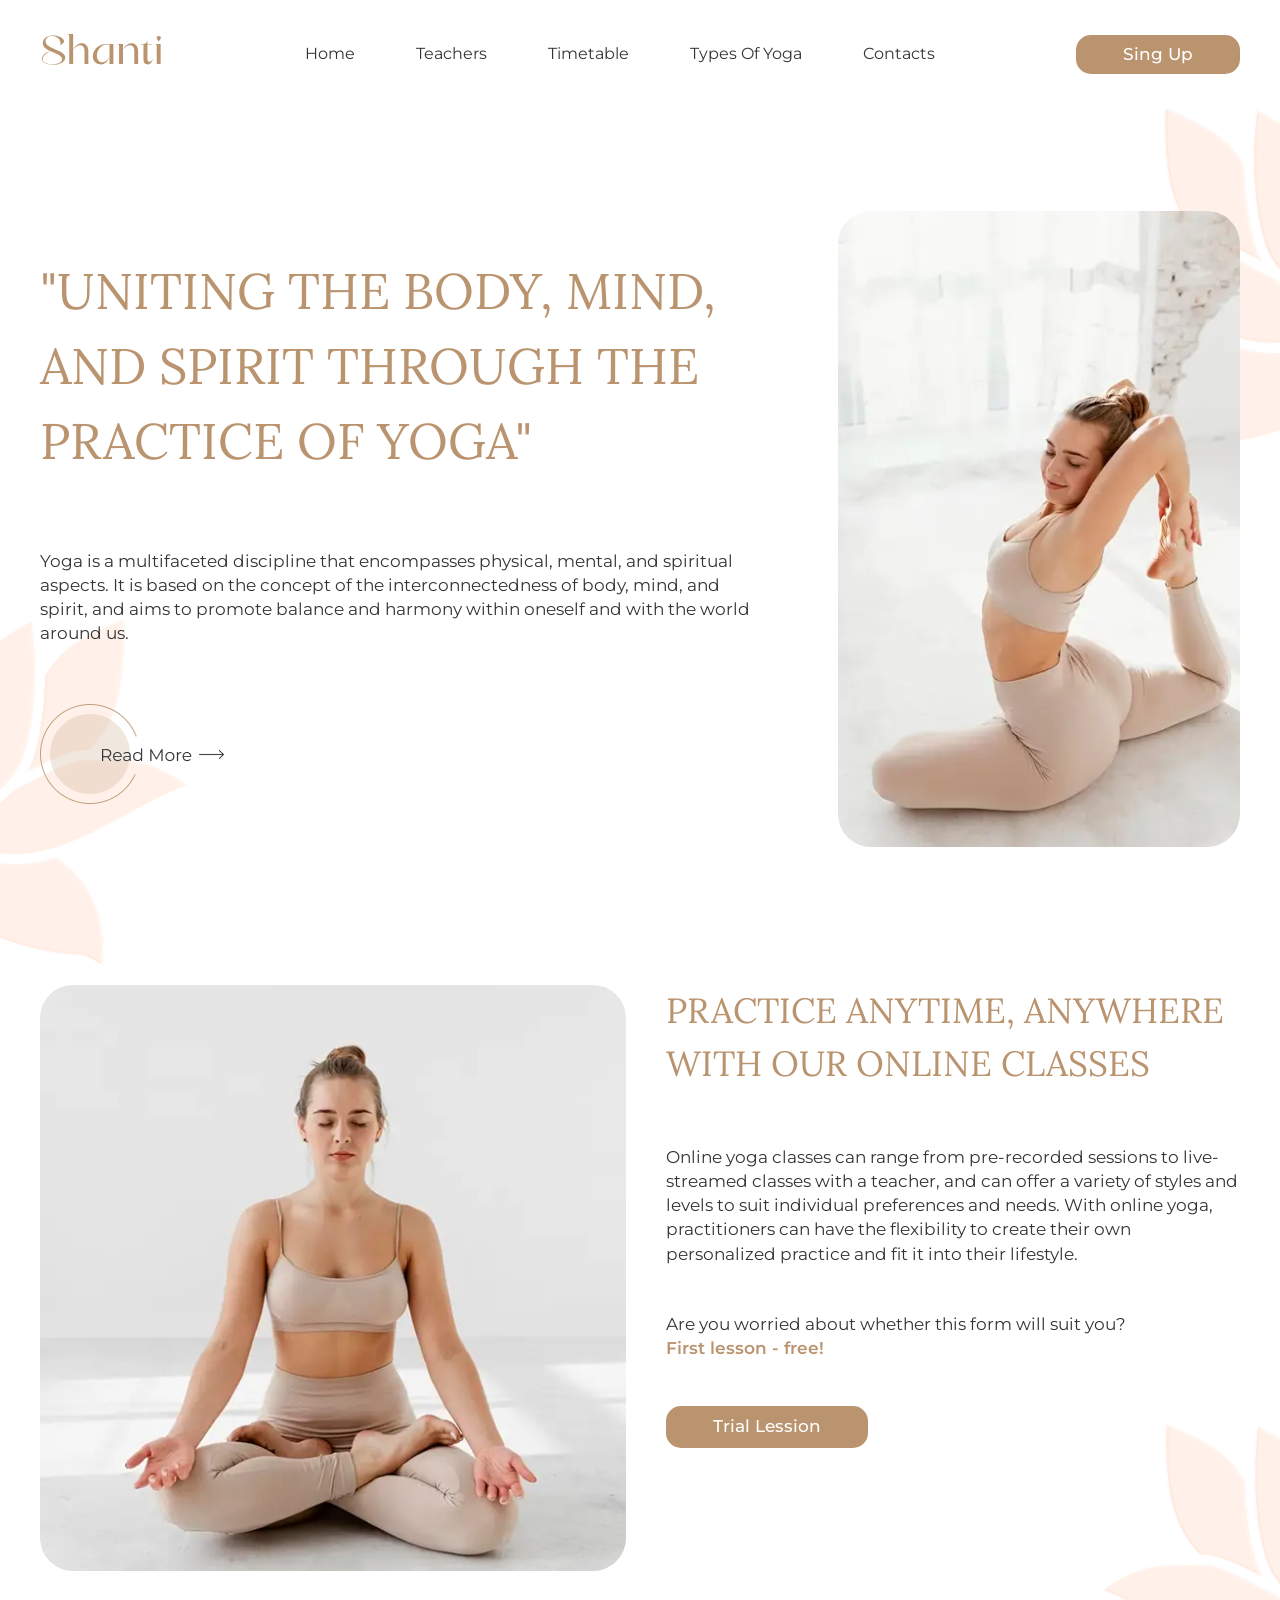
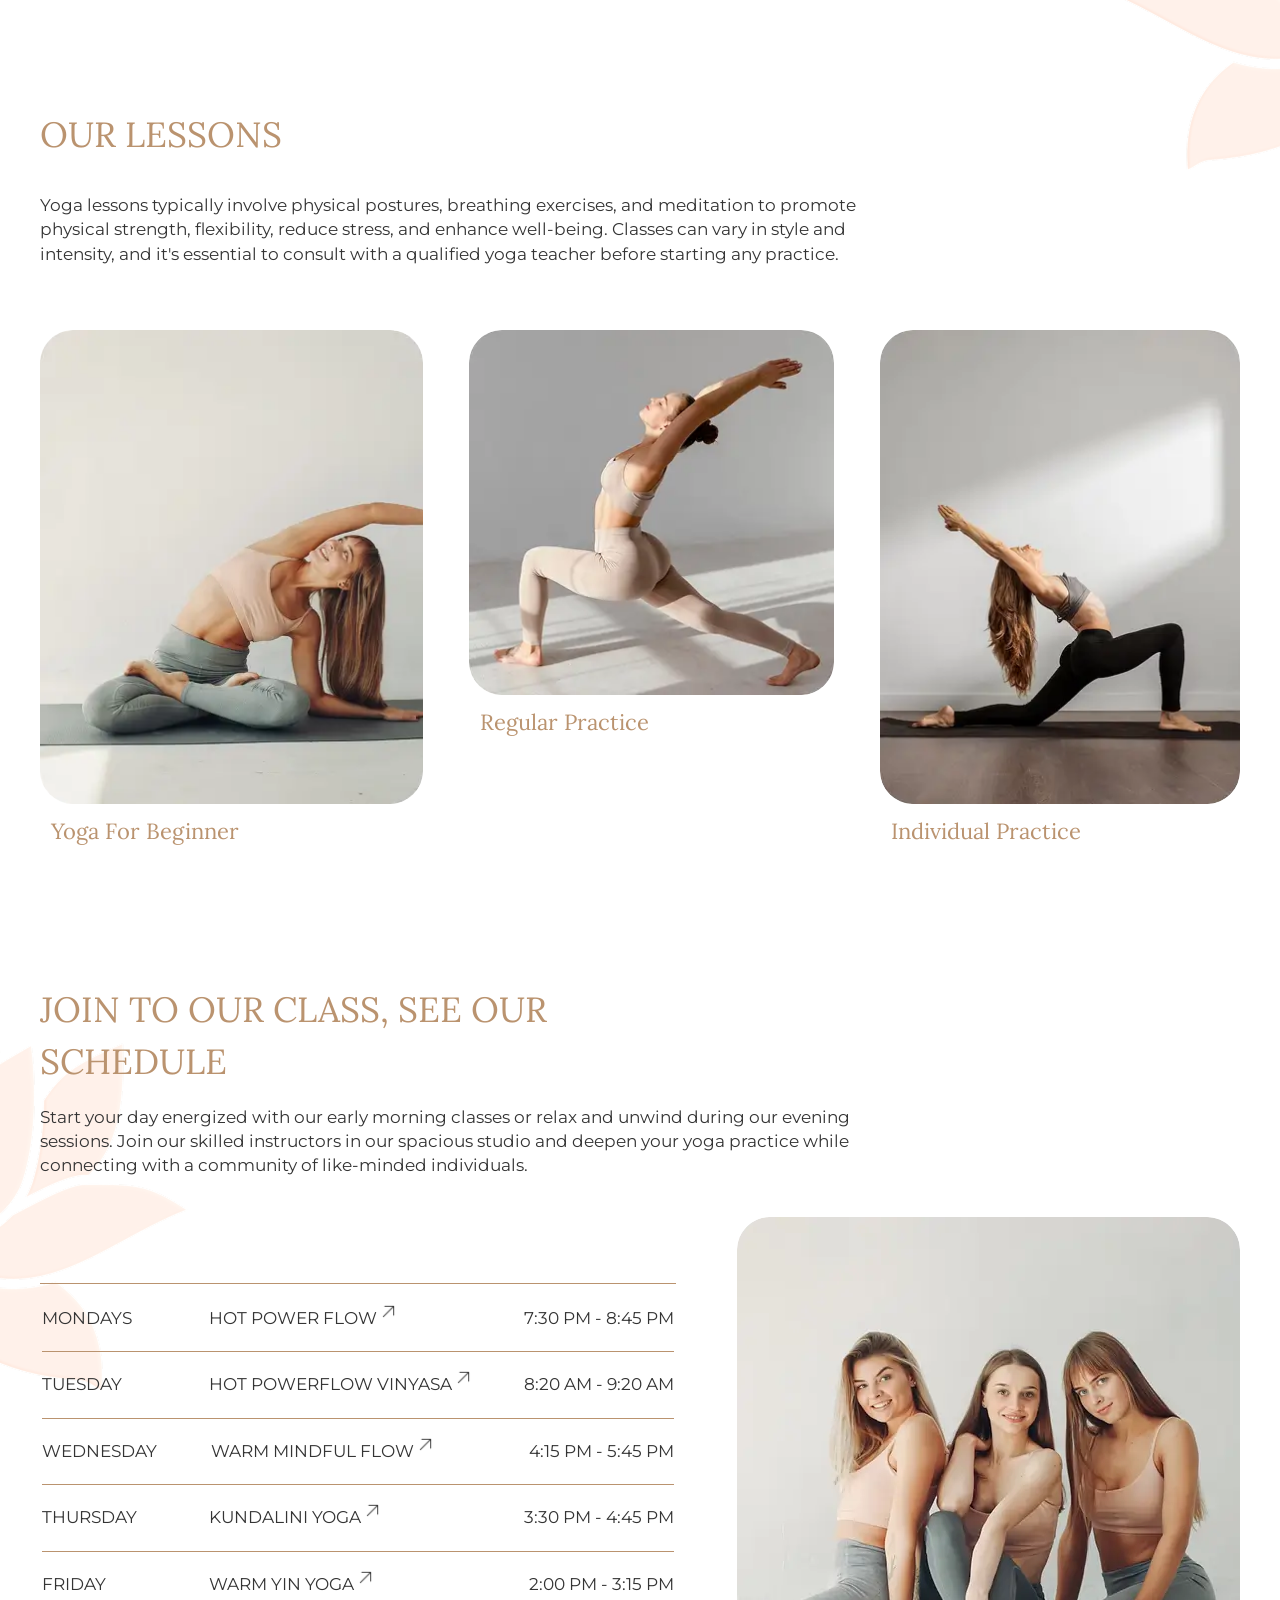
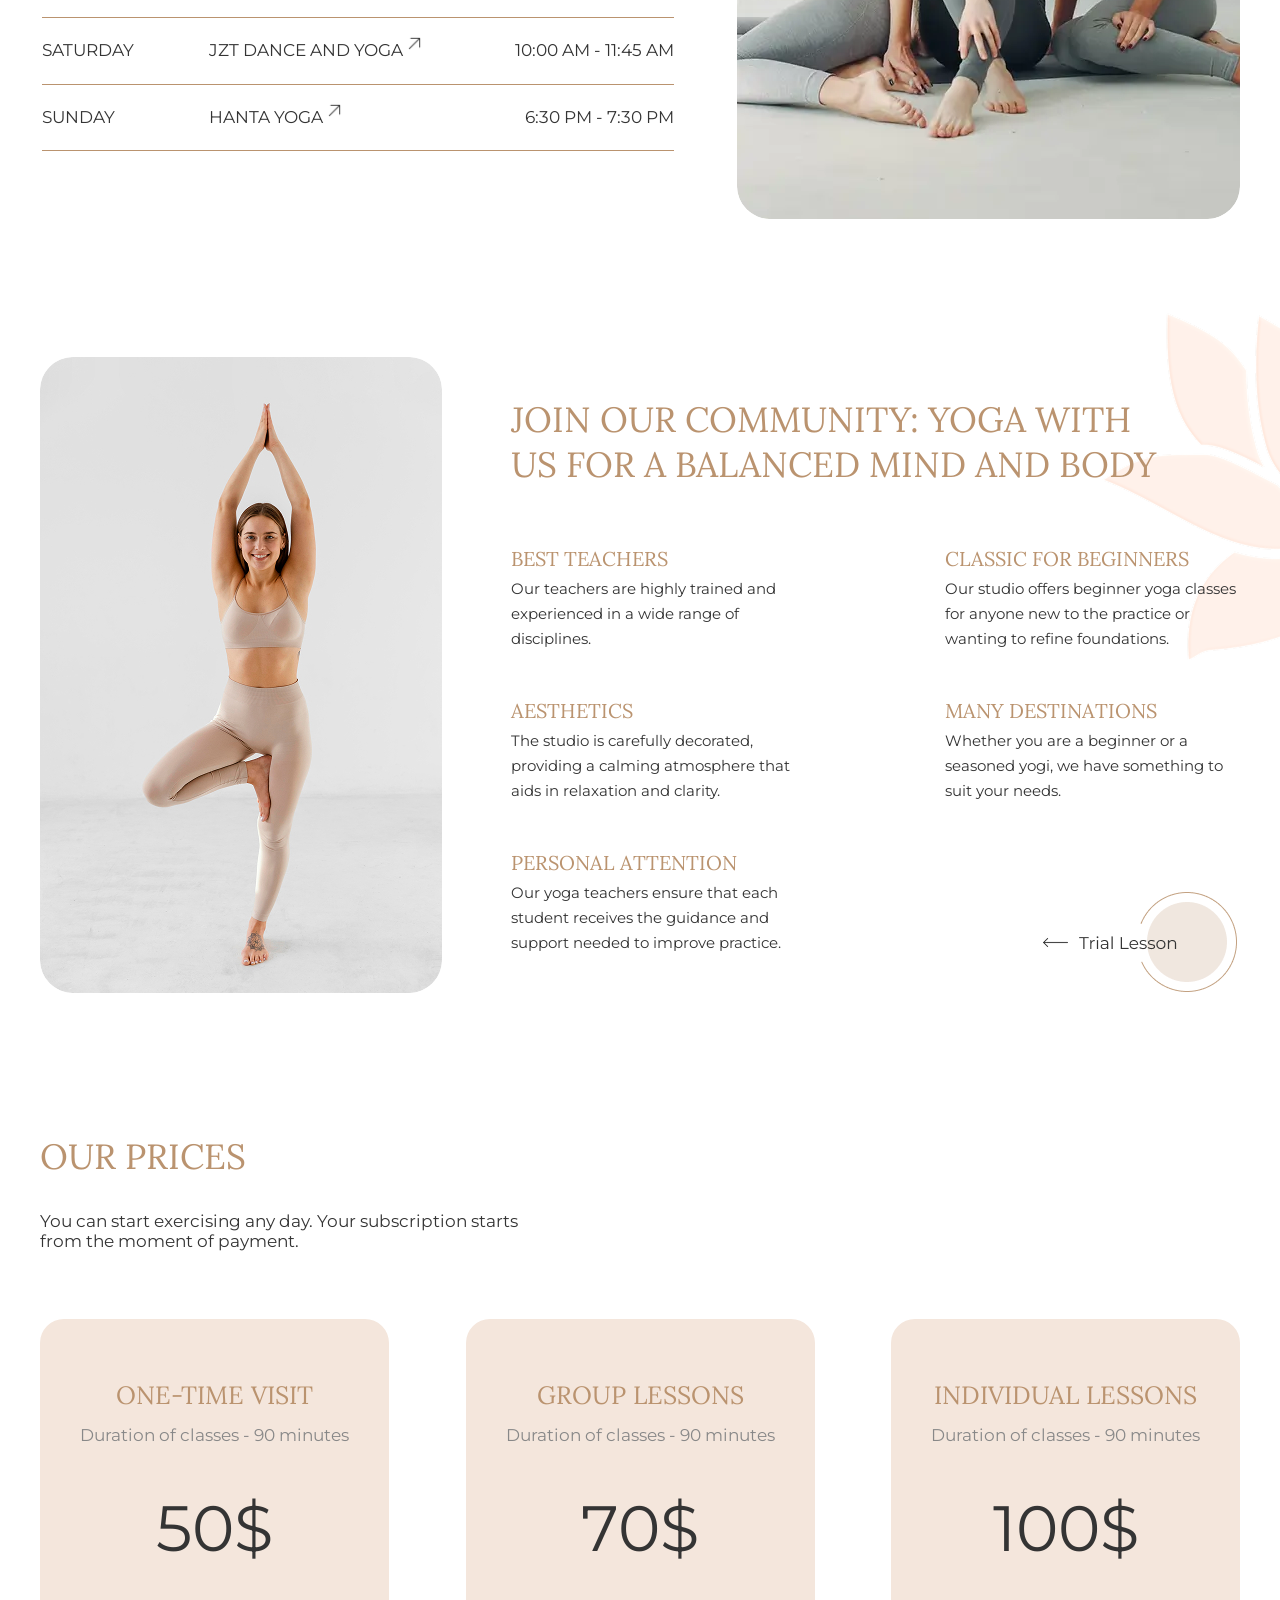
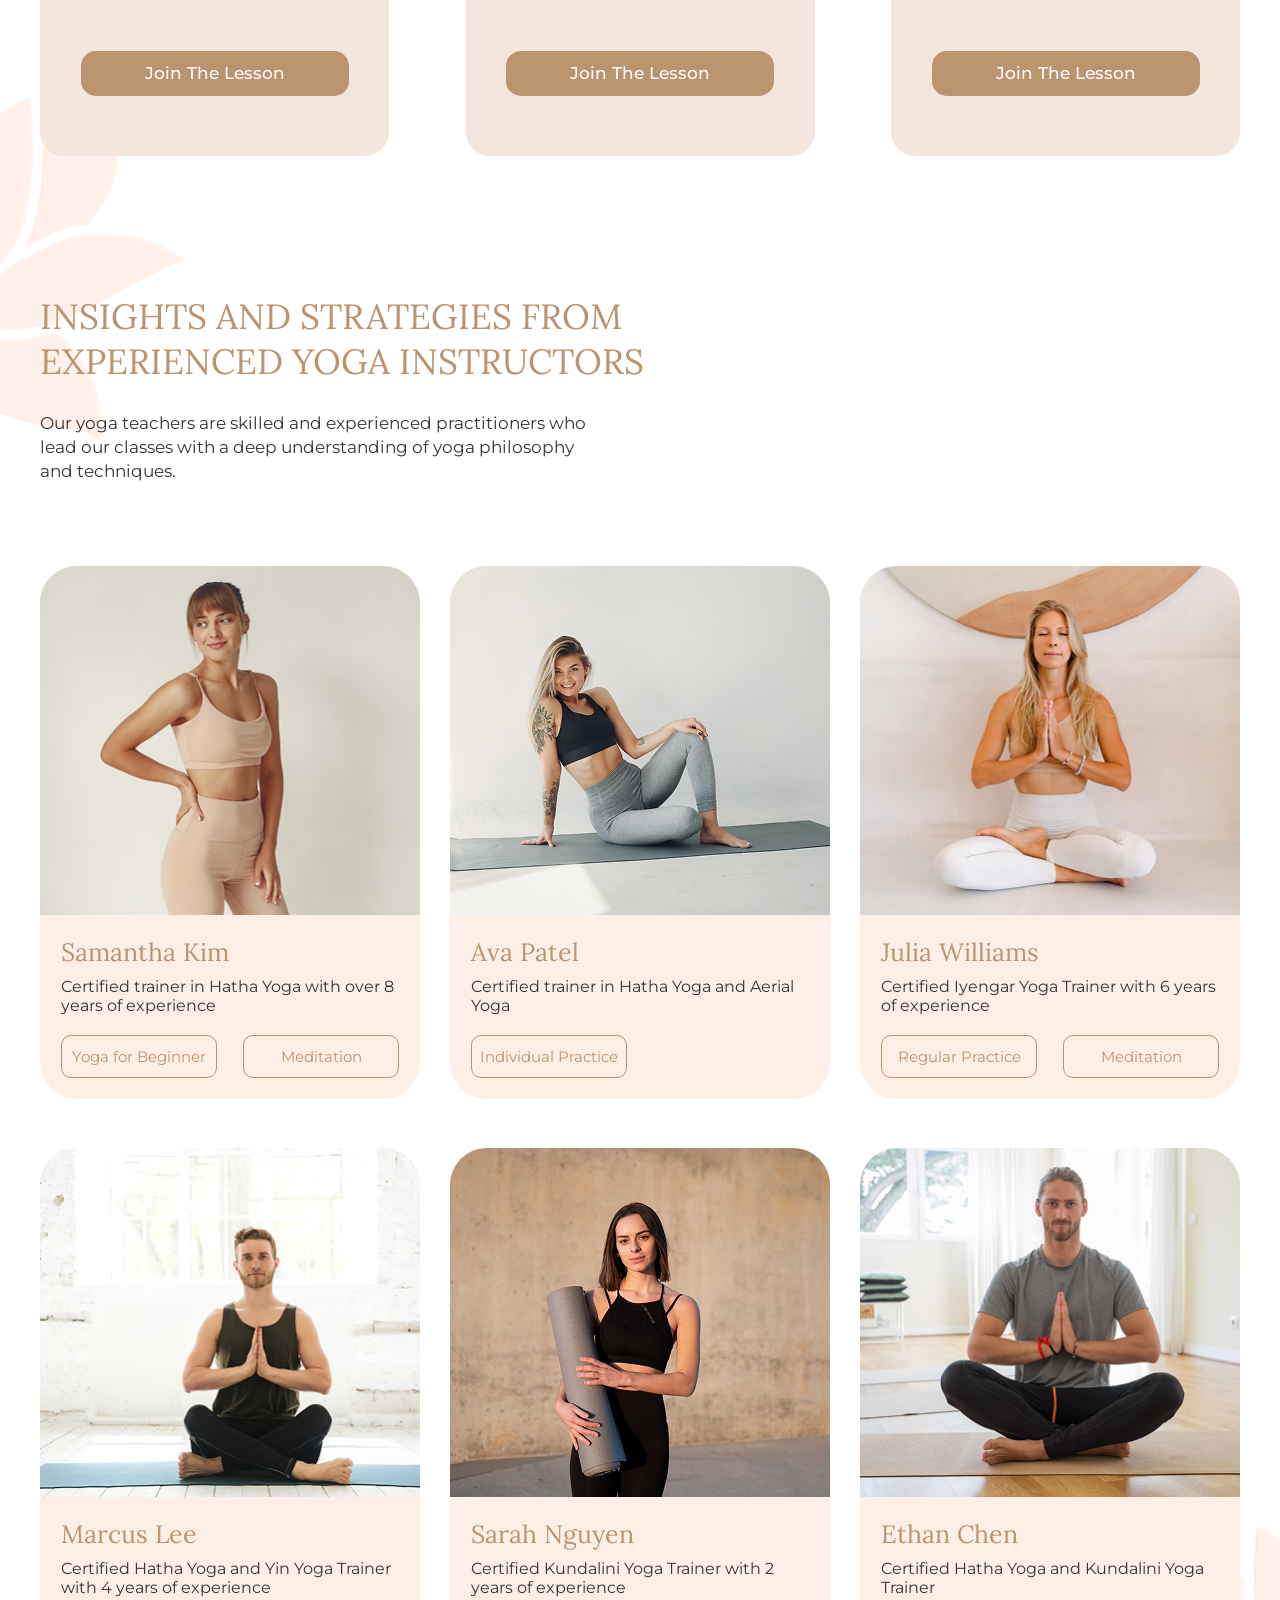
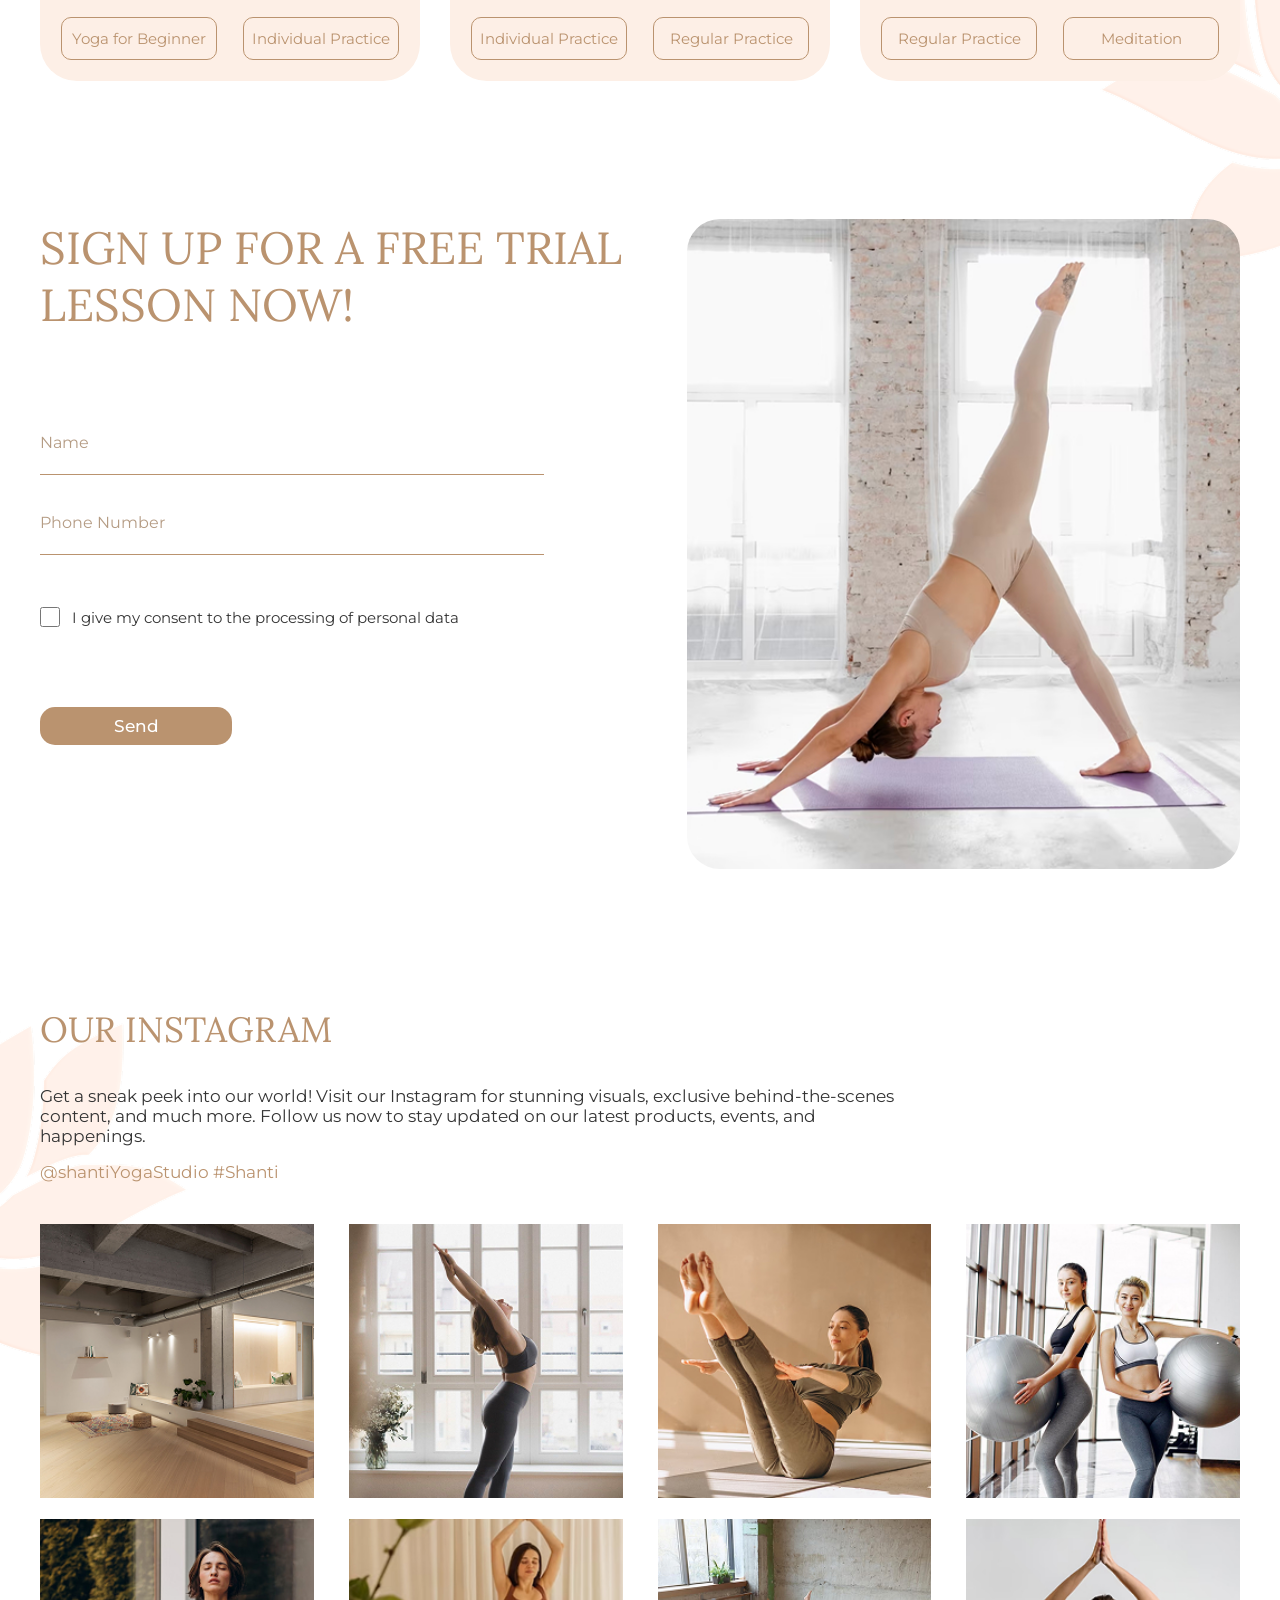
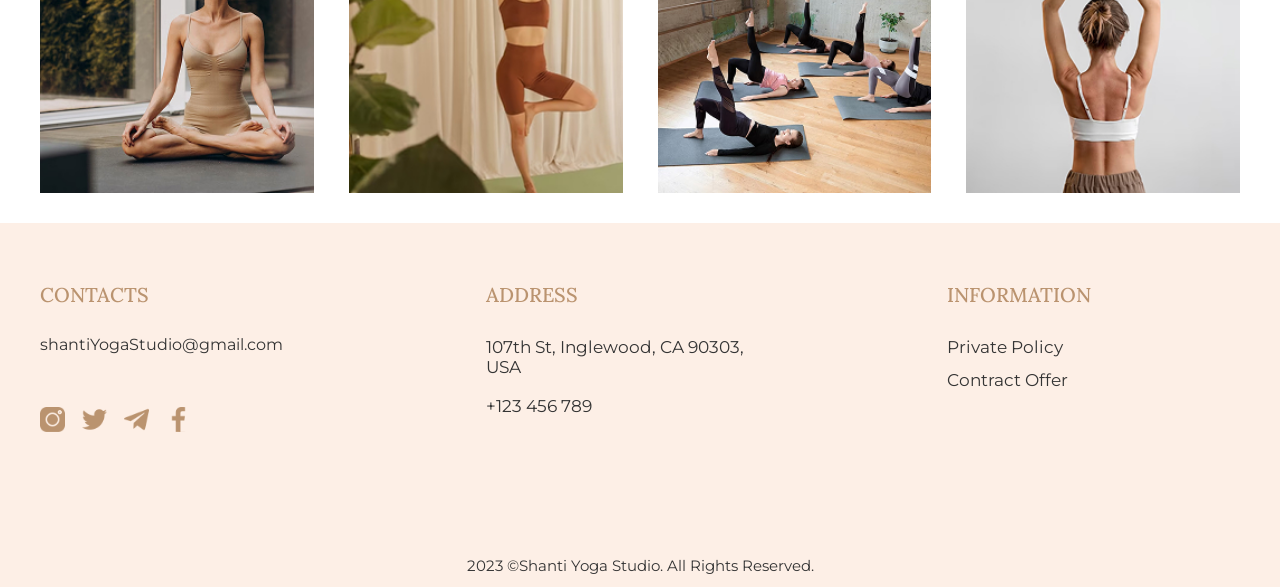
<file: index.html>
<!doctype html>
<!-- Ukraine - uk -->
<!-- Мова не визначена - zxx -->
<!-- Коди мов https://html-css.co.ua/html/lang-kodu-mov/ -->
<html lang="en">
  <head>
    <!-- Кодування тексту -->
    <meta charset="UTF-8">
    <!-- Налаштування в'юпорту (адаптиву, масштабу тощо) -->
    <meta name="viewport" content="width=device-width, initial-scale=1.0">
    <!-- Підключення шрифтів -->
    <link rel="preconnect" href="https://fonts.googleapis.com">
    <link rel="preconnect" href="https://fonts.gstatic.com" crossorigin>
    <link href="https://fonts.googleapis.com/css2?family=Montserrat:ital@0;1&display=swap" rel="stylesheet">

    <link rel="preconnect" href="https://fonts.googleapis.com">
    <link rel="preconnect" href="https://fonts.gstatic.com" crossorigin>
    <link href="https://fonts.googleapis.com/css2?family=Montserrat:ital,wght@0,500;1,500&display=swap" rel="stylesheet">

    <link rel="preconnect" href="https://fonts.googleapis.com">
    <link rel="preconnect" href="https://fonts.gstatic.com" crossorigin>
    <link href="https://fonts.googleapis.com/css2?family=Montserrat:ital,wght@0,600;1,600&display=swap" rel="stylesheet">

    <link rel="preconnect" href="https://fonts.googleapis.com">
    <link rel="preconnect" href="https://fonts.gstatic.com" crossorigin>
    <link href="https://fonts.googleapis.com/css2?family=Lora:ital@0;1&display=swap" rel="stylesheet">

    <link rel="preconnect" href="https://fonts.googleapis.com">
    <link rel="preconnect" href="https://fonts.gstatic.com" crossorigin>
    <link href="https://fonts.googleapis.com/css2?family=Lora:ital,wght@0,500;1,500&display=swap" rel="stylesheet">

    <!--Підключення окремого файлу стилів -->
    <link rel="stylesheet" href="css/style.css">
    <!-- Заголовок сторінки в браузері (вкладці) -->
    <title>Yoga</title>
    <!-- Відкрити усі вкладки в новій вкладці -->
    <!-- <base target="_blank" href="/fonts/"> -->
  </head>

  <body>
    <div class="wrapper">

      <div class="decor-flower-1"></div>
      <div class="decor-flower-2"></div>
      <div class="decor-flower-3"></div>
      <div class="decor-flower-4"></div>
      <div class="decor-flower-5"></div>
      <div class="decor-flower-6"></div>
      <div class="decor-flower-7"></div>
      <div class="decor-flower-8"></div>
      
<!-- header -->
      <header class="header">
         <div class="header__container">

            <div class="header__logo">
               <a href="#">
                  <img class="header__image" src="img/icons/logo.svg" alt="Logo Yoga">
               </a>
            </div>

            <nav class="header__menu menu">
               <ul class=" menu__list">
                  <li class="menu__item">
                     <a class="menu__link" href="#home">Home</a>
                  </li>
                  <li class="menu__item">
                     <a class="menu__link" href="#teachers">Teachers</a>
                  </li>
                  <li class="menu__item">
                     <a class="menu__link" href="#timetable">Timetable</a>
                  </li>
                  <li class="menu__item">
                     <a class="menu__link" href="#types-of-yoga">Types Of Yoga</a>
                  </li>
                  <li class="menu__item">
                     <a class="menu__link" href="#contacts">Contacts</a>
                  </li>
               </ul>
            </nav>
             <a href="#" class="header__button button">Sing Up</a>
             <div class="icon-menu">
               <span></span>
            </div>
         </div>
      </header>

<!-- main -->
      <main class="page">

<!-- section hero -->
         <section class="hero" id="home">
            <div class="hero__container">
               <div class="hero__body">

                  <div class="hero__content">
                     <h1 class="hero__title title">"Uniting the Body, Mind, and Spirit Through the Practice of Yoga"</h1>
                     <div class="hero__text text">
                        <p>Yoga is a multifaceted discipline that encompasses physical, mental, and spiritual aspects. It is based on the concept of the interconnectedness of body, mind, and spirit, and aims to promote balance and harmony within oneself and with the world around us.</p>
                     </div>
                     <div class="hero__button">
                        <img src="img/icons/icon-read-more.png" alt="Icon button">
                        <a class="hero__link" href="#">
                           <img src="img/icons/read-more.png" alt="Button text">
                        </a>
                     </div>
                  </div>
                  <div class="hero__picture">
                   <picture>
                     <source srcset="img/yoga-1x.webp 1x, img/yoga-2x.webp 2x, img/yoga-3x.webp 3x" type="image/webp">
                     <img class="hero__img" src="img/yoga-1.jpg" alt="A girl doing yoga">
                   </picture>
                 </div>


               </div>
            </div>
         </section>

<!-- section anytime -->
         <section class="anytime">
             <div class="anytime__container">
               <div class="anytime__body">
                 <div class="anytime__picture">
                    <picture>
                      <source srcset=" img/anytime-1x.webp 1x, img/anytime-2x.webp 2x, img/anytime-3x.webp 3x" type="image/webp">
                      <img class="anytime__image" src="img/anytime-1.jpg" alt="A girl doing yoga">
                    </picture>
                 </div>
   
                 <div class="anytime__content">
                  <h2 class="anytime__title title">Practice Anytime, Anywhere with our Online Classes</h2>
                  <div class="anytime__text text">
                     <p>Online yoga classes can range from pre-recorded sessions to live-streamed classes with a teacher, and can offer a variety of styles and levels to suit individual preferences and needs. With online yoga, practitioners can have the flexibility to create their own personalized practice and fit it into their lifestyle.</p>
                     <p>Are you worried about whether this form will suit you?<br>
                        <span>First lesson - free!</span></p>
                  </div>
                  <a class="anytime__button button" href="#">Trial Lession</a>
                 </div>
                 
               </div>
             </div>
         </section>

<!-- section lessons -->
         <section class="lessons" id="types-of-yoga">
            <div class="lessons__container">
               <div class="lessons__body">

                  <div class="lessons__content">
                     <h2 class="lessons__title title">Our lessons</h2>
                     <div class="lessons__text text">
                        <p>Yoga lessons typically involve physical postures, breathing exercises, and meditation to promote physical strength, flexibility, reduce stress, and enhance well-being. Classes can vary in style and intensity, and it's essential to consult with a qualified yoga teacher before starting any practice.</p>
                     </div>
                  </div>
   
                  <div class="lessons__regular regular-lessons">
   
                     <figure class="regular-lessons__item">
                     <picture>
                       <source srcset="img/beginner-1x.webp 1x, img/beginner-2x.webp 2x, img/beginner-3x.webp 3x" type="image/webp">
                       <img class="regular-lessons__img" src="img/beginner-1.jpg" alt="A girl doing yoga">
                     </picture>
                     <figcaption>Yoga For Beginner</figcaption>
                     </figure>
   
                     <figure class="regular-lessons__item">
                     <picture>
                       <source srcset="img/regular-1x.webp 1x, img/regular-2x.webp 2x, img/regular-3x.webp 3x" type="image/webp">
                       <img class="regular-lessons__img" src="img/regular-1.jpg" alt="A girl doing yoga">
                     </picture>
                     <figcaption>Regular Practice</figcaption>      
                     </figure>
   
                     <figure class="regular-lessons__item">
                     <picture>
                       <source srcset="img/individual-1x.webp 1x, img/individual-2x.webp 2x, img/individual-3x.webp 3x" type="image/webp">
                       <img class="regular-lessons__img" src="img/individual-1.jpg" alt="A girl doing yoga">
                     </picture>
                     <figcaption>Individual Practice</figcaption>
                     </figure>
   
                  </div>
   
               </div>
            </div>
         </section>

<!-- section schedule -->
         <section class="schedule" id="timetable">
            <div class="schedule__container">
               <div class="schedule__body">

                  <div class="schedule__wrapper">
                     <h2 class="schedule__title title">Join to our class, see our<br> schedule</h2>
                     <div class="schedule__text text">
                        <p>Start your day energized with our early morning classes or relax and unwind during our evening sessions. Join our skilled instructors in our spacious studio and deepen your yoga practice while connecting with a community of like-minded individuals.</p>
                     </div>
                  </div>
   
                  <div class="schedule__content">
                     
                        <table class="schedule__table table">
                           <tbody class="table__body">

                              <tr class="table__row">
                                 <td class="table__day">Mondays</td>
                                 <td class="table__lesson">
                                    <a class="table__link" href="#">Hot Power Flow</a>
                                 </td>
                                 <td>7:30 PM - 8:45 PM</td>
                              </tr>

                              <tr class="table__row">
                                 <td class="table__day">Tuesday</td>
                                 <td class="table__lesson">
                                    <a class="table__link" href="#">Hot PowerFlow vinyasa</a>
                                 </td>
                                 <td>8:20 AM - 9:20 AM</td>
                              </tr>

                              <tr class="table__row">
                                 <td class="table__day">Wednesday</td>
                                 <td class="table__lesson">
                                    <a class="table__link" href="#">Warm mindful flow</a>
                                 </td>
                                 <td>4:15 PM - 5:45 PM</td>
                              </tr>

                              <tr class="table__row">
                                 <td class="table__day">Thursday</td>
                                 <td class="table__lesson">
                                    <a class="table__link" href="#">Kundalini yoga</a>
                                 </td>
                                 <td>3:30 PM - 4:45 PM</td>
                              </tr>

                              <tr class="table__row">
                                 <td class="table__day">Friday</td>
                                 <td class="table__lesson">
                                    <a class="table__link" href="#">Warm yin yoga</a>
                                 </td>
                                 <td>2:00 PM - 3:15 PM</td>
                              </tr>

                              <tr class="table__row">
                                 <td class="table__day">Saturday</td>
                                 <td class="table__lesson">
                                    <a class="table__link" href="#">Jzt dance and yoga</a>
                                 </td>
                                 <td>10:00 AM - 11:45 AM</td>
                              </tr>

                              <tr class="table__row">
                                 <td class="table__day">Sunday</td>
                                 <td class="table__lesson">
                                    <a class="table__link" href="#">Hanta yoga</a>
                                 </td>
                                 <td>6:30 PM - 7:30 PM</td>
                              </tr>

                           </tbody>
                        </table>
                     
   
                     <figure class="schedule__picture">
                        <picture>
                           <source srcset="img/rectangle-1x.webp 1x, img/rectangle-2x.webp 2x, img/rectangle-3x.webp 3x" type="image/webp">
                           <img class="schedule__img" src="img/rectangle-1.png" alt="">
                        </picture>
                     </figure>

                  </div>
               </div>
            </div>   
         </section>

<!-- section community-section -->
         <section class="community-section">
            <div class="community-section__container">

              <div class="community-section__image">
                <img src="img/community-yoga.jpg" alt="A girl practicing yoga">
              </div>

              <div class="community-section__aside">
                <h2 class="community-section__title title">
                  Join our community: yoga with us for a balanced mind and body
                </h2>

                <div class="community-section__content">
                  <div class="community-section__grid">

                    <div class="community-section__grid-column">
                    <article class="community-card">
                      <h3 class="community-card__title title">Best Teachers</h3>
                      <p class="community-card__text text">
                        Our teachers are highly trained and experienced in a wide range of disciplines.
                      </p>
                    </article>

                    <article class="community-card">
                      <h3 class="community-card__title title">Aesthetics</h3>
                      <p class="community-card__text text">
                        The studio is carefully decorated, providing a calming atmosphere that aids in relaxation and clarity.
                      </p>
                    </article>

                    <article class="community-card">
                      <h3 class="community-card__title title">Personal Attention</h3>
                      <p class="community-card__text text">
                        Our yoga teachers ensure that each student receives the guidance and support needed to improve practice.
                      </p>
                    </article>
                    </div>

                    <div class="community-section__grid-column">
                    <article class="community-card">
                      <h3 class="community-card__title title">Classic For Beginners</h3>
                      <p class="community-card__text text">
                        Our studio offers beginner yoga classes for anyone new to the practice or wanting to refine foundations.
                      </p>
                    </article>

                    <article class="community-card">
                      <h3 class="community-card__title title">Many Destinations</h3>
                      <p class="community-card__text text">
                        Whether you are a beginner or a seasoned yogi, we have something to suit your needs.
                      </p>
                    </article>

                    <div class="community-section__trial-link">
                      <a class="community-section__link" href="#">
                        <img src="img/icons/trial-lesson.png" alt="Button text">
                      </a>
                      <img src="img/icons/icon-trial-lesson.png" alt="Icon button">
                    </div>

                    </div>
                  </div>
                </div>
              </div>
            </div>
         </section>

<!-- section prices -->
         <section class="prices">
            <div class="prices__container">

              <h2 class="prices__title title">Our prices</h2>
              <p class="prices__text text">
                You can start exercising any day. Your subscription starts from the moment of payment.
              </p>

              <div class="prices__cards">
                <article class="price-card">
                  <h3 class="price-card__title title">One-time Visit</h3>
                  <p class="price-card__text text">Duration of classes - 90 minutes</p>
                  <p class="price-card__value">50$</p>
                  <a href="#" class="price-card__button button">Join The Lesson</a>
                </article>

                <article class="price-card">
                  <h3 class="price-card__title title">Group Lessons</h3>
                  <p class="price-card__text text">Duration of classes - 90 minutes</p>
                  <p class="price-card__value">70$</p>
                  <a href="#" class="price-card__button button">Join The Lesson</a>
                </article>

                <article class="price-card">
                  <h3 class="price-card__title title">Individual Lessons</h3>
                  <p class="price-card__text text">Duration of classes - 90 minutes</p>
                  <p class="price-card__value">100$</p>
                  <a href="#" class="price-card__button button">Join The Lesson</a>
                </article>
              </div>

            </div>
         </section>

<!-- section yoga-instructors -->
         <section class="yoga-instructors" id="teachers">
            <div class="yoga-instructors__container">
              <h2 class="yoga-instructors__title title">Insights and Strategies from Experienced Yoga Instructors</h2>
              <p class="yoga-instructors__text text">
                Our yoga teachers are skilled and experienced practitioners who lead our classes with a deep understanding of yoga philosophy and techniques.
              </p>

              <div class="yoga-instructor-cards">

                <article class="yoga-instructor-card">
                  <img class="yoga-instructor-card__image" src="img/instructor-1.jpg" alt="Samantha Kim">
                  <div class="yoga-instructor-card__body">
                    <h3 class="yoga-instructor-card__name title">Samantha Kim</h3>
                    <p class="yoga-instructor-card__description text">Certified trainer in Hatha Yoga with over 8 years of experience</p>
                    <div class="yoga-instructor-card__tags">
                      <span class="yoga-instructor-card__tag">Yoga for Beginner</span>
                      <span class="yoga-instructor-card__tag">Meditation</span>
                    </div>
                  </div>
                </article>

                <article class="yoga-instructor-card">
                  <img class="yoga-instructor-card__image" src="img/instructor-2.jpg" alt="Ava Patel">
                  <div class="yoga-instructor-card__body">
                    <h3 class="yoga-instructor-card__name title">Ava Patel</h3>
                    <p class="yoga-instructor-card__description text">Certified trainer in Hatha Yoga and Aerial Yoga</p>
                    <div class="yoga-instructor-card__tags">
                      <span class="yoga-instructor-card__tag">Individual Practice</span>
                    </div>
                  </div>
                </article>

                <article class="yoga-instructor-card">
                  <img class="yoga-instructor-card__image" src="img/instructor-3.jpg" alt="Julia Williams">
                  <div class="yoga-instructor-card__body">
                    <h3 class="yoga-instructor-card__name title">Julia Williams</h3>
                    <p class="yoga-instructor-card__description text">Certified Iyengar Yoga Trainer with 6 years of experience</p>
                    <div class="yoga-instructor-card__tags">
                      <span class="yoga-instructor-card__tag">Regular Practice</span>
                      <span class="yoga-instructor-card__tag">Meditation</span>
                    </div>
                  </div>
                </article>

                <article class="yoga-instructor-card">
                  <img class="yoga-instructor-card__image" src="img/instructor-4.jpg" alt="Marcus Lee">
                  <div class="yoga-instructor-card__body">
                    <h3 class="yoga-instructor-card__name title">Marcus Lee</h3>
                    <p class="yoga-instructor-card__description text">Certified Hatha Yoga and Yin Yoga Trainer with 4 years of experience</p>
                    <div class="yoga-instructor-card__tags">
                      <span class="yoga-instructor-card__tag">Yoga for Beginner</span>
                      <span class="yoga-instructor-card__tag">Individual Practice</span>
                    </div>
                  </div>
                </article>

                <article class="yoga-instructor-card">
                  <img class="yoga-instructor-card__image" src="img/instructor-5.jpg" alt="Sarah Nguyen">
                  <div class="yoga-instructor-card__body">
                    <h3 class="yoga-instructor-card__name title">Sarah Nguyen</h3>
                    <p class="yoga-instructor-card__description text">Certified Kundalini Yoga Trainer with 2 years of experience</p>
                    <div class="yoga-instructor-card__tags">
                      <span class="yoga-instructor-card__tag">Individual Practice</span>
                      <span class="yoga-instructor-card__tag">Regular Practice</span>
                    </div>
                  </div>
                </article>

                <article class="yoga-instructor-card">
                  <img class="yoga-instructor-card__image" src="img/instructor-6.jpg" alt="Ethan Chen">
                  <div class="yoga-instructor-card__body">
                    <h3 class="yoga-instructor-card__name title">Ethan Chen</h3>
                    <p class="yoga-instructor-card__description text">Certified Hatha Yoga and Kundalini Yoga Trainer</p>
                    <div class="yoga-instructor-card__tags">
                      <span class="yoga-instructor-card__tag">Regular Practice</span>
                      <span class="yoga-instructor-card__tag">Meditation</span>
                    </div>
                  </div>
                </article>

              </div>
            </div>
         </section>

<!-- section trial-section -->
         <section class="trial-section">
            <div class="trial-section__container">

              <div class="trial-section__content">
                <h2 class="trial-section__title title">Sign Up for a Free Trial Lesson Now!</h2>

                <form class="trial-form" action="#" method="post">
                  <div class="trial-form__field">
                    <label class="trial-form__label" for="trial-name">Name</label>
                    <input class="trial-form__input" id="trial-name" name="name" type="text">
                  </div>

                  <div class="trial-form__field">
                    <label class="trial-form__label" for="trial-phone">Phone Number</label>
                    <input class="trial-form__input" id="trial-phone" name="phone" type="tel">
                  </div>

                  <label class="trial-form__consent">
                    <input class="trial-form__checkbox" type="checkbox" name="consent">
                    <span>I give my consent to the processing of personal data</span>
                  </label>

                  <button class="trial-form__button button" type="submit">Send</button>
                </form>
              </div>

              <div class="trial-section__image">
                <img src="img/trial-yoga.jpg" alt="Woman practicing yoga">
              </div>
            </div>
         </section>

<!-- section instagram-section -->
         <section class="instagram-section">
            <div class="instagram-section__container">
              <h2 class="instagram-section__title title">Our Instagram</h2>
              <p class="instagram-section__text text">
                Get a sneak peek into our world! Visit our Instagram for stunning visuals, exclusive behind-the-scenes content, and much more. Follow us now to stay updated on our latest products, events, and happenings.
              </p>
              <a class="instagram-section__link" href="#" aria-label="Open Instagram profile">@shantiYogaStudio #Shanti</a>

              <div class="instagram-gallery">
                <div class="instagram-gallery__item">
                  <img class="instagram-gallery__image" src="img/instagram-1.jpg" alt="Yoga studio interior">
                  <img class="instagram-gallery__image instagram-gallery__image--hover" src="img/instagram-11.jpg" alt="Woman doing yoga by the window">
                </div>
                <div class="instagram-gallery__item">
                  <img class="instagram-gallery__image" src="img/instagram-2.jpg" alt="Woman doing yoga by the window">
                  <img class="instagram-gallery__image instagram-gallery__image--hover" src="img/instagram-3.jpg" alt="Woman training core muscles">
                </div>
                <div class="instagram-gallery__item">
                  <img class="instagram-gallery__image" src="img/instagram-3.jpg" alt="Woman training core muscles">
                  <img class="instagram-gallery__image instagram-gallery__image--hover" src="img/instagram-4.jpg" alt="Two women with fitness balls">
                </div>
                <div class="instagram-gallery__item">
                  <img class="instagram-gallery__image" src="img/instagram-4.jpg" alt="Two women with fitness balls">
                  <img class="instagram-gallery__image instagram-gallery__image--hover" src="img/instagram-5.jpg" alt="Woman meditating outdoors">
                </div>
                <div class="instagram-gallery__item">
                  <img class="instagram-gallery__image" src="img/instagram-5.jpg" alt="Woman meditating outdoors">
                  <img class="instagram-gallery__image instagram-gallery__image--hover" src="img/instagram-6.jpg" alt="Woman practicing balance pose">
                </div>
                <div class="instagram-gallery__item">
                  <img class="instagram-gallery__image" src="img/instagram-6.jpg" alt="Woman practicing balance pose">
                  <img class="instagram-gallery__image instagram-gallery__image--hover" src="img/instagram-7.jpg" alt="Group yoga class in studio">
                </div>
                <div class="instagram-gallery__item">
                  <img class="instagram-gallery__image" src="img/instagram-7.jpg" alt="Group yoga class in studio">
                  <img class="instagram-gallery__image instagram-gallery__image--hover" src="img/instagram-8.jpg" alt="Woman in yoga pose from behind">
                </div>
                <div class="instagram-gallery__item">
                  <img class="instagram-gallery__image" src="img/instagram-8.jpg" alt="Woman in yoga pose from behind">
                  <img class="instagram-gallery__image instagram-gallery__image--hover" src="img/instagram-1.jpg" alt="Yoga studio interior">
                </div>
              </div>

            </div>
         </section>

      </main>

<!-- footer -->
      <footer class="footer" id="contacts">
        <div class="footer__container">
          <div class="footer__columns">

            <div class="footer__column">
              <h3 class="footer__title title">Contacts</h3>
              <a class="footer__link-social" href="mailto:shantiYogaStudio@gmail.com">shantiYogaStudio@gmail.com</a>
              <div class="footer__socials" aria-label="Social links">
                <a class="footer__social-link" href="#" aria-label="Instagram">
                  <img src="img/icons/instagram.svg" alt="Icon instagram">
                </a>
                <a class="footer__social-link" href="#" aria-label="Twitter">
                  <img src="img/icons/twitter.svg" alt="Icon twitter">
                </a>
                <a class="footer__social-link" href="#" aria-label="Telegram">
                  <img src="img/icons/telegram.svg" alt="Icon telegram">
                </a>
                <a class="footer__social-link" href="#" aria-label="Facebook">
                  <img src="img/icons/facebook.svg" alt="Icon facebook">
                </a>
              </div>
            </div>

            <div class="footer__column">
              <h3 class="footer__title title">Address</h3>
              <p class="footer__text text">107th St, Inglewood, CA 90303, USA</p>
              <a class="footer__link" href="tel:+123456789">+123 456 789</a>
            </div>

            <div class="footer__column">
              <h3 class="footer__title title">Information</h3>
              <a class="footer__link link" href="#">Private Policy</a>
              <a class="footer__link" href="#">Contract Offer</a>
            </div>
          </div>

          <p class="footer__copyright-text text">2023 &copy;Shanti Yoga Studio. All Rights Reserved.</p>
        </div>
      </footer>
    </div>
    <script src="js/script.js"></script>
  </body>
</html>
</file>
<file: css/style.css>
@charset "UTF-8";

/* Скидання стилів */
@import url("../css/reset.css");
@import url("../css/colors.css");
html {
   scroll-behavior: smooth;
}
body {   
   font-family: "Montserrat",sans-serif;
   font-weight: 400;
   color: #343434;
   background-image: url(../img/decor-flower-1.png), url(../img/decor-flower-2.png), url(../img/decor-flower-3.png), url(../img/decor-flower-4.png), url(../img/decor-flower-5.png), url(../img/decor-flower-6.png), url(../img/decor-flower-7.png), url(../img/decor-flower-8.png);
   background-repeat: no-repeat;
   background-position: right 55px, 0 445px, right 1250px, 0 2470px, right 3340px, 0 4720px, right 6150px, 0 7250px; 
}
.wrapper {
   position: relative;
   min-height: 100%;
   overflow: clip;
   display: flex;
   flex-direction: column;  
}
.wrapper > main {
   flex-grow: 1;
}
.page > section:not(:first-child) {
   margin-top: 138px;
 }
 .page > section:last-of-type {
   padding-bottom: 30px;
 }
[class*="__container"] {
   max-width: 1230px;
   padding-inline: 15px;
   margin-inline: auto;
}

.title {
   font-family: "Lora",serif;
   font-weight: 400;
   color: #ba936f;
   font-size: 35px;
   line-height: 1.5;
   text-transform: uppercase;
}
.text {
   font-size: 17px;
   line-height: 1.47;
}
.button {
   font-size: 17px;
   font-weight: 500;  
   color: #fff;
   background-color: #ba936f;
   border-radius: 15px;   
   text-align: center;
   flex-shrink: 0;
   flex-grow: 0;
   transition: background-color .3s ease-in-out;
} 
.button:hover {
   background-color: #FDEFE6;
   color: #BA936F;
}

/* header */
.header {
   position: sticky;
   top: 0;
   z-index: 1;
   width: 100%;
   top: 0;
   left: 0;
   z-index: 999;
   padding-block: 32px;
   background-color: #ffffff;
}

.header__container {
   display: flex;
   justify-content: space-between;
   align-items: center;   
}

.header__image {
   aspect-ratio: 124 / 44;
   max-width: 100%;
}

.header__menu {
   margin: 0 auto;
   display: flex;
}

.menu__list {
   display: flex;
   justify-content: center;
   flex-wrap: wrap;
   gap: 61px;
}

.menu__link:hover {
	text-decoration: underline;
   color: #ba936f;
}

.icon-menu {
   display: none;
}

.header__button {
   padding: 11px 47px;   
}

/* section hero */
.hero {
   padding-top: 103px;
}

.hero__body {
   display: flex;
   justify-content: space-between;
   gap: 27px;
}

.hero__content {
   position: relative;
   display: flex;
   flex-direction: column;
   justify-content: center;
   flex-basis: 60.25%;
}

.hero__title {
   margin-bottom: 70px;
   font-size: 50px;
}

.hero__text {
   margin-bottom: 59px;
   font-size: 19px;
   line-height: 1.42;
}

.hero__link img {
   position: relative;
   left: -44px;
}

.hero__picture {
   border-radius: 33px;
   overflow: hidden;
}

.hero__picture img {
   max-width: none;
   width: 402px;
   height: 636px;
   object-fit: cover;
   display: block;
}

/* section anytime */
.anytime__body {
   display: flex;
   justify-content: space-between;
   gap: 40px;
}

.anytime__picture {
   flex-basis: 50%;
   flex-grow: 0;
   flex-shrink: 1;
   overflow: hidden;
   border-radius: 33px;
}

.anytime__image {
   object-fit: cover;
   aspect-ratio: 1;
}

.anytime__content {
   flex-basis: 49%;
}

.anytime__title {
   margin-bottom: 55px;
   font-size: 35px; 
}

.anytime__text {
   margin-bottom: 46px;
   font-size: 19px;
   line-height: 1.42; 
}

.anytime__text p:first-child {
   margin-bottom: 46px;
}

.anytime__text p:last-child {
   font-size: 17px;
}
.anytime__text span {
   font-weight: 600;
   color: #ba936f;
}
.anytime__button {
   padding: 12px 47px 13px;
}

/* section lessons */
.lessons__body {
   display: flex;
   flex-direction: column;
   row-gap: 64px;
}

.lessons__title {
   margin-bottom: 32px;
}

.lessons__text {
   max-width: 840px;
}

.text {
   font-size: 17px;
   line-height:  1.42;
}

.lessons__regular {
   display: flex;
   justify-content: space-between;
   gap: 46px;
}

.regular-lessons__img {
   margin-bottom: 14px;
}

.regular-lessons figcaption {
   color: #ba936f;
   font-size: 22px;
   font-family: "Lora", serif;
   font-weight: 400;
   line-height: 1.27;
   padding-left: 11px;  
}

.regular-lessons__img {
   overflow: hidden;
   border-radius: 33px;   
}

/* section schedule  */
.schedule__body {
   display: flex;
   flex-direction: column;
   row-gap: 40px;
}

.schedule__title {
   margin-bottom: 16px;
}

.schedule__text {
   max-width: 839px;
}

.schedule__content {
   display: flex;
   justify-content: space-between;
   align-items: center;
   gap: 33px;
}

.schedule__table {   
   flex-basis: 53%;
   border-top: 1px solid #BA936F;
}

.table__row {
   display: flex;
   justify-content: space-between;
   gap: 54px;
   flex-wrap: nowrap;
   align-items: start;
   border-bottom: 1px solid #BA936F;
   padding: 20px 0;
   font-size: 17px;
   text-transform: uppercase;
   line-height: 1.5;
}

.table__day {
   flex-basis: 113px;
   flex-grow: 0;
}

.table__lesson {
   flex-grow: 1;
}

.table__link {
   position: relative;
}

.table__link::after {
   content: url(../img/icons/up-right-arrow.svg);
   position: absolute;
   top: -5px;
   right: -20px;
}

.schedule__img {
   border-radius: 33px;
   overflow: hidden;
}

/* section community */
.community-section__container {
   display: flex;
   flex-wrap: nowrap;
   align-items: flex-start;
   gap: 69px;
}

.community-section__image {
   overflow: hidden;
   border-radius: 33px;
   align-self: flex-start;
   flex-shrink: 0;
}

.community-section__image img {
   max-width: none;
   width: 402px;
   height: 636px;
   object-fit: cover;
   display: block;
}

.community-section__aside {
   padding-top: 40px;
   flex: 1 1 minmax(0, 1fr);
   display: flex;
   flex-direction: column;
   gap: 59px;
   min-width: 0;
}

.community-section__title {
   max-width: 650px;
   font-size: 35px;
   line-height: normal;
}

.community-section__content {
   position: relative;
   min-width: 0;
}

.community-section__grid {
   position: absolute;
   left: 0;
   top: 0;
   width: 100%;
   display: flex;
   flex-wrap: wrap;
   align-items: flex-start;
   gap: 138px;
}

.community-section__grid-column {
   display: flex;
   flex-direction: column;
   gap: 47px;
   flex: 0 0 296px;
   width: 296px;
   max-width: 296px;
}

.community-card {
   box-sizing: border-box;
   width: 296px;
   max-width: 296px;
}

.community-card__title {
   margin-bottom: 5px;
   font-size: 20px;
   line-height: normal;
}

.community-card__text {
   box-sizing: border-box;
   max-width: 296px;
   font-size: 15px;
   line-height: 1.67;
}

.community-section__trial-link {   
   display: inline-flex;
   align-items: center;  
   position: relative;
   left: 65%;
   margin-top: 42px;
}

.community-section__link {
   position: absolute;
   left: -32%;
}
.community-section__aside {
   min-width: calc(296px + 296px + 138px);
}

/* section prices */
.prices__title {
   margin-bottom: 27px;
}

.prices__text {
   max-width: 500px;
   margin-bottom: 68px;
   line-height: normal;
}

.prices__cards {
   display: flex;
   justify-content: space-between;
   gap: 62px;
}

.price-card {
   background-color: #f4e6dc;
   border-radius: 24px;
   padding: 60px 40px;
   text-align: center;
}

.price-card__title {
   margin-bottom: 14px;
   font-size: 25px;
   line-height: normal;
}

.price-card__text {
   margin-bottom: 44px;
   max-width: 272px;
   line-height: normal;
   color: #888;
}

.price-card__value {
   margin-bottom: 84px;
   font-size: 64px;
   line-height: normal;
}

.price-card__button {
   display: inline-block;
   padding: 14px 64px;
   font-weight: 500;
}

.price-card__button:hover {
   background-color: #fff;
   color: #888;
}

/* section yoga instructors */
.yoga-instructors {
   overflow: hidden;
}

.yoga-instructors__title {
   margin-bottom: 27px;
   max-width: 615px;
   font-size: 35px;
   line-height: normal;
}

.yoga-instructors__text {
   max-width: 553px;
   margin-bottom: 83px;
}

.yoga-instructor-cards {
   display: grid;
   grid-template-columns: repeat(3, minmax(240px, 1fr));
   gap: 49px 30px;
}

.yoga-instructor-card {
   background-color: #fdefe6;
   border-radius: 37px;
   overflow: hidden;
}

.yoga-instructor-card__image {
   width: 100%;
   aspect-ratio: 381 / 350;
   object-fit: cover;
   display: block;
}

.yoga-instructor-card__body {
   padding: 21px;
}

.yoga-instructor-card__name {
   margin-bottom: 9px;
   font-size: 25px;
   line-height: normal;
   text-transform: none;
}

.yoga-instructor-card__description {
   margin-bottom: 20px;
   font-size: 16px;
   line-height: normal;
}

.yoga-instructor-card__tags {
   display: flex;
   flex-wrap: wrap;
   justify-content: space-between;
}

.yoga-instructor-card__tag {
   width: 156px;
   border: 1px solid #ba936f;
   border-radius: 10px;
   font-size: 15px;
   text-align: center;
   padding-top: 11px;
   padding-bottom: 11px;
   line-height: normal;
   color: #ba936f;
}

/* section trial */
.trial-section__container {
   display: flex;
   justify-content: space-between;
   gap: 41px;
}

.trial-section__title {
   font-size: 45px;
   line-height: normal;
}

.trial-form {
   max-width: 504px;
   margin-top: 100px;
   margin-bottom: 124px;
}

.trial-form__field {
   margin-bottom: 38px;
}

.trial-form__label {
   display: block;
   margin-bottom: 3px;
   font-size: 16px;
   line-height: normal;
   color: #b59c84
}

.trial-form__input {
   width: 100%;
   border-bottom: 1px solid #ba936f;   
   background-color: transparent;
}

.trial-form__consent {
   display: inline-flex;
   align-items: center;
   gap: 12px;
   margin-top: 14px;
   margin-bottom: 80px;
   font-size: 15px;
   line-height: normal;
}

.trial-form__checkbox {
   width: 20px;
   height: 20px;
   border-radius: 3px;
   border: 1px solid #ba936f;
   accent-color: #ba936f;
   flex-shrink: 0;
}

.trial-form__button {
   min-width: 192px;
   padding: 9px 67px;
}

.trial-section__image {
   border-radius: 33px;
   overflow: hidden;
   flex-basis: 69%;
}

.trial-section__image img {
   width: 100%;
   height: 100%;
   aspect-ratio: 1 / 1.06;
   object-fit: cover;
   display: block;
}

/* section instagram */
.instagram-section__title {
   margin-bottom: 34px;
   line-height: normal;
}

.instagram-section__text {
   max-width: 860px;
   margin-bottom: 16px;
   line-height: normal;
}

.instagram-section__link {
   display: inline-block;
   margin-bottom: 42px;
   color: #ba936f;
   font-size: 17px;
   line-height: normal;
}

.instagram-section__link:hover {
   text-decoration: underline;
}

.instagram-gallery {
   display: grid;
   grid-template-columns: repeat(4, 1fr); 
   gap: 21px 35px; 
}

.instagram-gallery__item {
   position: relative;
   overflow: visible;
   aspect-ratio: 1 / 1;
}

.instagram-gallery__image {
   position: absolute;
   inset: 0;
   width: 100%;
   height: 100%;
   object-fit: cover;
   display: block;
   transition: transform 0.45s ease, opacity 0.35s ease;
   z-index: 1;
}

.instagram-gallery__image--hover {
   opacity: 0;
   transform: scale(1);
   z-index: 2;
}

.instagram-gallery__item:hover .instagram-gallery__image {
   transform: scale(1.02);
}

.instagram-gallery__item:hover .instagram-gallery__image--hover {
   opacity: 1;
   transform: scale(1.12);
}

/* footer */
.footer {
   padding: 59px 0 12px;
   background-color: #fdefe6;
}

.footer__columns {
   display: flex;
   gap: 203px;
}

.footer__title {
   margin-bottom: 30px;
   font-weight: 500;
   font-size: 20px;
   line-height: normal;
}

.footer__text {
   max-width: 258px;
}

.footer__link,
.footer__text {
   display: block;
   margin-bottom: 19px;
   font-size: 17px;
   line-height: normal;
}

.footer__link-social {
   margin-bottom: 54px;
}

.link {
   margin-bottom: 13px;
}

.footer__link:hover {
   color: #ba936f;
}

.footer__socials {
   display: flex;
   flex-wrap: wrap;
   gap: 17px;
}

.footer__copyright-text {
   margin-top: 121px;
   text-align: center;
   font-size: 15px;
   line-height: normal;
}

 @media (width <= 992px) {

/* header */
   .menu__list {
      gap: 15px;
   }
   .page > section:not(:first-child) {
      margin-top: 60px;
   }

/* section hero */
   .hero {
      padding-top: 60px;
   }
   .hero__title {
      margin-bottom: 36px;
      font-size: 42px;
      line-height: normal;
   }
   .hero__text {
      margin-bottom: 28px;
      font-size: 18px;
      text-align: justify;
   }

/* section anytime */
   .anytime__body {
      display: grid;
      justify-items: center;
      gap: 32px;
   }
   .anytime__content {
      display: contents;
   }
   .anytime__title {
      order: 1;
      margin-bottom: 10px;
      font-size: 30px;
      text-align: center;
      line-height: normal;
   }
   .anytime__picture {
      order: 2;
   }
   .anytime__text,
   .anytime__text p:first-child {
      order: 3;
      margin-bottom: 26px;
      font-size: 18px;
      text-align: justify;
   }
   .anytime__text p:last-child {
      font-size: 16px;
   }
   .anytime__text {
      width: 100%;
      max-width: 720px;
   }
   .anytime__button {
      order: 4;
      display: block;
      width: fit-content;
      margin-inline: auto;
   }

/* section lessons */
   .lessons__body {
      row-gap: 40px;
   }
   .lessons__title {
      margin-bottom: 10px;
   }
   .lessons__text {
      text-align: justify;
   }
   .lessons__regular {
      gap: 20px;
   }

/* section schedule */
   .schedule__wrapper {
      text-align: center;
   }
   .schedule__text {
      max-width: none;
      text-align: justify;
   }
   .schedule__content {
      flex-direction: column;
      align-items: stretch;
      gap: 28px;
   }
   .schedule__table,
   .schedule__picture {
      flex-basis: auto;
      width: 100%;
   }
   .schedule__img {
      width: 100%;
      display: block;
      object-fit: cover;
   }
   .table__row {
      gap: 36px;
   }
   
/* section community-section */
   .community-section__container {
      display: grid;
      grid-template-columns: auto minmax(0, 1fr);
      grid-template-rows: auto auto;  
      row-gap: 34px;
      column-gap: 39px;
      align-items: start;
   }
   .community-section__aside {
      display: contents;
   }
   .community-section__title {
      grid-column: 1 / -1;
      grid-row: 1;
      width: 100%;
      max-width: none;
      font-size: 30px;
      margin: 0;
   }
   .community-section__image {
      grid-column: 1;
      grid-row: 2;
      max-width: min(100%, 402px);
   }
   .community-section__image img {
      max-width: 100%;
      height: auto;
   }
   .community-section__content {
      grid-column: 2;
      grid-row: 2;
      width: 100%;
      min-width: 0;
      overflow-x: visible;
   }
   .community-section__grid {
      flex-direction: column;
      flex-wrap: nowrap;
      gap: 10px;
   }
   .community-section__grid-column {
      flex: none;
      width: 100%;
      max-width: none;
      gap: 10px;
   }
   .community-card__title {
      font-size: 20px;
   }
   .community-card__text {
      max-width: min(100%, 296px);
      font-size: 16px;
   }
   .community-section__link {
      left: -18%;
   }
   .community-section__trial-link {
      left: 78%;
      margin-top: -41px;
   }

/* section prices */
   .prices__title {
      margin-bottom: clamp(8px, 2vw, 12px);
   }
   .prices__text {
      margin-bottom: clamp(22px, 5vw, 34px);
   }
   .prices__cards {
      display: grid;
      grid-template-columns: repeat(3, minmax(0, 1fr));
      gap: clamp(8px, 1.8vw, 14px);
      align-items: stretch;
   }
   .price-card {
      box-sizing: border-box;
      width: 100%;
      min-width: 0;
      padding: clamp(26px, 5vw + 10px, 44px) clamp(14px, 3.5vw + 4px, 28px);
   }
   .price-card__text {
      max-width: none;
      margin-bottom: clamp(20px, 4vw, 30px);
      font-size: clamp(14px, 2.8vw, 17px);
   }
   .price-card__title {
      font-size: clamp(21px, 3.8vw + 8px, 33px);
      line-height: 1.15;
      text-wrap: balance;
   }
   .price-card__value {
      margin-bottom: clamp(26px, 7vw, 48px);
      font-size: clamp(34px, 10vw + 10px, 56px);
      line-height: 1;
   }
   .price-card__button {
      padding: clamp(11px, 2vw + 6px, 14px) clamp(28px, 12vw - 44px, 64px);
      font-size: clamp(14px, 2.5vw, 17px);
      width: 100%;
      max-width: 100%;
      box-sizing: border-box;
   }

/* section yoga-instructors */
   .yoga-instructor-cards {
      grid-template-columns: repeat(2, minmax(220px, 1fr));
   }
   .yoga-instructors__title {
      font-size: 30px;
   }
   .yoga-instructors__text {
      margin-bottom: 42px;
   }

/* section trial-section */
   .trial-section__container {
      flex-direction: column;
      gap: clamp(20px, 4vw + 10px, 36px);
      align-items: stretch;
   }
   .trial-section__title {
      max-width: none;
      font-size: clamp(26px, 3.5vw + 14px, 38px);
      line-height: 1.15;
      text-wrap: balance;
   }
   .trial-form {
      margin: 0;
      width: 100%;
      max-width: none;
   }
   .trial-form__field {
      margin-bottom: clamp(22px, 5vw, 38px);
   }
   .trial-form__label {
      font-size: clamp(14px, 2.6vw, 16px);
      margin-bottom: clamp(2px, 0.6vw, 4px);
   }
   .trial-form__input {
      font-size: clamp(15px, 2.7vw, 17px);
   }
   .trial-form__consent {
      margin-top: clamp(10px, 2vw, 14px);
      margin-bottom: clamp(36px, 11vw, 80px);
      font-size: clamp(13px, 2.4vw, 15px);
      gap: clamp(8px, 2vw, 12px);
      line-height: 1.45;
   }
   .trial-form__checkbox {
      width: clamp(18px, 4vw, 20px);
      height: clamp(18px, 4vw, 20px);
   }
   .trial-form__button {
      min-width: min(100%, clamp(160px, 45vw, 192px));
      padding: clamp(9px, 2vw + 4px, 12px) clamp(28px, 12vw - 24px, 67px);
      font-size: clamp(14px, 2.5vw, 17px);
      box-sizing: border-box;
   }
   .trial-section__image {
      max-width: min(100%, clamp(300px, 86vw, 520px));
      flex-basis: auto;
      align-self: center;
      border-radius: clamp(18px, 4vw, 33px);
   }
   .trial-section__image img {
      width: 100%;
      height: auto;
      aspect-ratio: 1 / 1.06;
      object-fit: cover;
   }

/* section instagram-section */
   .instagram-section__link {
      margin-bottom: 30px;
   }
   .instagram-gallery {
      grid-template-columns: repeat(2, minmax(200px, 1fr));
   }

/* footer */
   .footer {
      padding: clamp(40px, 9vw, 59px) 0 clamp(10px, 2.5vw, 14px);
   }
   .footer__columns {
      display: grid;
      grid-template-columns: 1fr 1fr;
      grid-template-rows: auto auto;
      align-items: start;
      gap: clamp(18px, 5vw + 8px, 38px);
   }
   .footer__column:nth-child(1) {
      grid-column: 1;
      grid-row: 1 / span 2;
      align-self: center;
   }
   .footer__column:nth-child(2) {
      grid-column: 2;
      grid-row: 1;
   }
   .footer__column:nth-child(3) {
      grid-column: 2;
      grid-row: 2;
   }
   .footer__title {
      margin-bottom: clamp(14px, 3.5vw, 30px);
      font-size: clamp(17px, 2.2vw + 10px, 20px);
   }
   .footer__text {
      max-width: min(100%, clamp(220px, 55vw, 258px));
   }
   .footer__link,
   .footer__text {
      margin-bottom: clamp(12px, 2.8vw, 19px);
      font-size: clamp(14px, 2.4vw + 6px, 17px);
   }
   .footer__link-social {
      margin-bottom: clamp(28px, 12vw, 54px);
   }
   .footer__socials {
      gap: clamp(12px, 3vw, 17px);
   }
   .footer__copyright-text {
      margin-top: clamp(44px, 12vw + 10px, 96px);
      font-size: clamp(13px, 2.3vw, 15px);
   }
} 
@media (width < 768px) {

/* header */
   .icon-menu {
      display: block;
      width: 30px;
      height: 18px;
      flex-shrink: 0;
      order: 3;
   }
   .icon-menu span, .icon-menu::before, .icon-menu::after {
      content: "";
      height: 2px;
      width: 30px;
      position: absolute;
      right: 0;
      transition: all 0.3s;
      background-color: #2f302c;
   }
   .icon-menu span {
      top: 50%;
      translate: 0 -50%;
   }
   .icon-menu::before {
      top: 0;
   }
   .icon-menu::after {
      bottom: 0;
   }
   [data-menu-open] .icon-menu span {
      width: 0;
   }
   [data-menu-open] .icon-menu::before {
      rotate: -45deg;
      translate: 0 -50%;
      top: 50%;
   }
   [data-menu-open] .icon-menu::after {
      rotate: 45deg;
      translate: 0 50%;
      bottom: 50%;
   }
   [data-menu-open] .menu,
   [data-menu-open] .menu::before {
      left: 0;
   }
   .icon-menu, .header__logo, .header__button {
      position: relative;
      z-index: 3;
   }
   .menu {
      position: fixed;
      width: 100%;
      height: 100%;
      top: 0;
      left: 100%;
      background-color: #fdefe6;
      z-index: 1;
      overflow: auto;
      transition: left 0.3s;
      padding: 120px 15px 30px 15px;
   }
     .menu::before {
      content: "";
      position: fixed;
      width: 100%;
      height: 70px;
      top: 0;
      left: 100%;
      transition: left 0.5s;
      z-index: 2;
   }
   .menu__list {
      row-gap: 30px;
      flex-direction: column;
   }
   .menu__link {
      font-size: 28px;
   }
   .menu__link::after {
      content: "";
      height: 2px;
   }
   .header__button {
      order: 2;
   }
  
/* section hero */
   .hero {
      padding-top: 30px;
   }
   .hero__body {
      flex-wrap: wrap;
      justify-content: center;
   }
   .hero__content {
      flex-basis: auto;
   }
   .hero__title {
      margin-bottom: 24px;
      font-size: 32px;
      text-align: justify;
   }
   .hero__text {
      margin-bottom: 20px;
      font-size: 16px;
      line-height: 1.5;
   }
   .hero__picture {
      width: 100%;
   }
   .hero__img {
      width: 100%;
      display: block;
      object-fit: cover;
   }

/* section anytime */
   .anytime__body {
      gap: 10px;
   }   
   .anytime__title {
      margin-bottom: 24px;
      font-size: 26px;
   }
   .anytime__text,
   .anytime__text p:first-child {
      margin-bottom: 18px;
      font-size: 16px;
      line-height: 1.5;
   }
   .anytime__text p:last-child {
      font-size: 15px;
   }      
   .anytime__picture {
      width: 100%;
   }
   .anytime__image {
      width: 100%;
      display: block;
      object-fit: cover;
   }

/* section lessons */
   .lessons__regular {
      flex-wrap: wrap;
      justify-content: center;
   }
   .regular-lessons__item {
      width: 100%;
   }
   .regular-lessons__img {
      width: 100%;
      display: block;
      object-fit: cover;
   }

/* section schedule */
   .schedule__content {
      flex-wrap: wrap;
      justify-content: center;
   }
   .schedule__table {
      width: 100%;
   }
   .table__row {
      gap: 20px;
      font-size: 15px;
   }
   .table__day {
      flex-basis: 90px;
   }
   .schedule__picture {
      width: 100%;
   }
   .schedule__img {
      width: 100%;
      display: block;
      object-fit: cover;
   }

/* section community-section */
   .community-section__container {
      gap: 10px;
   }
   .community-section__title {
      margin-bottom: 24px;
      font-size: 24px;
   }
   .community-section__image img {
      width: 100%;
      max-width: min(100%, 402px);
      height: auto;
      object-fit: cover;
   }
   .community-card__title {
      font-size: 16px;
   }
   .community-card__text {
      font-size: 14px;
   }
   .community-section__link {
      left: -38%;
   }
   .community-section__trial-link {
      left: 52%;
      margin-top: 32px;
   }

/* section prices */
   .prices__cards {
      display: grid;
      grid-template-columns: 1fr;
   }
   .price-card {
      width: 100%;
      margin: 0 auto;
      padding: 36px 22px;
   }
   .price-card__title {
      font-size: 24px;
   }
   .price-card__value {
      margin-bottom: 36px;
      font-size: 46px;
   }

/* section yoga-instructors */
   .yoga-instructors__title {
      margin-bottom: 16px;
      font-size: 24px;
   }
   .yoga-instructors__text {
      margin-bottom: 28px;
   }
   .yoga-instructor-cards {
      grid-template-columns: 1fr;
      gap: 20px;
   }
   .yoga-instructor-card__body {
      padding: 16px;
   }
   .yoga-instructor-card__name {
      font-size: 22px;
   }

/* section trial-section */
   .trial-form {
      max-width: none;
      width: 100%;
   }
   .trial-section__image {
      width: 100%;
      max-width: none;
      flex-basis: auto;
      align-self: stretch;
   }
   .trial-section__image img {
      width: 100%;
      height: auto;
      aspect-ratio: auto;
   }
   .trial-section__title {
      margin-bottom: 28px;
      font-size: 30px;
   }
   .trial-form__label {
      font-size: 18px;
   }
   .trial-form__input {
      font-size: 17px;
   }
   .trial-form__consent {
      margin-bottom: 30px;
      font-size: 14px;
   }
   .trial-form__button {
      width: 100%;
   }

/* section instagram-section */
   .instagram-section__link {
      font-size: 20px;
      margin-bottom: 20px;
   }
   .instagram-gallery {
      grid-template-columns: 1fr;
      gap: 12px;
   }

/* footer */
   .footer {
      padding: 50px 0 26px;
   }
   .footer__columns {
      display: grid;
      grid-template-columns: 1fr;
      grid-template-rows: none;
      gap: 26px;
   }
   .footer__column:nth-child(1),
   .footer__column:nth-child(2),
   .footer__column:nth-child(3) {
      grid-column: auto;
      grid-row: auto;
   }
   .footer__title {
      margin-bottom: 12px;
      font-size: 24px;
   }
   .footer__link,
   .footer__text {
      margin-bottom: 10px;
      font-size: 17px;
   }
   .footer__socials {
      margin-top: 14px;
   }
   .footer__social-link {
      min-width: 42px;
      font-size: 14px;
   }
   .footer__copyright-text {
      margin-top: 26px;
      font-size: 14px;
   }
}

@media (width <= 430px) {
/* section schedule */
   .schedule__body {
      row-gap: 28px;
   }
   .schedule__title {
      font-size: 22px;
      line-height: 1.25;
      margin-bottom: 12px;
   }
   .schedule__text {
      font-size: 15px;
      line-height: 1.5;
   }
   .schedule__content {
      gap: 22px;
   }
   .table__row {
      flex-direction: column;
      align-items: flex-start;
      flex-wrap: nowrap;
      gap: 8px;
      padding: 14px 0;
      font-size: 13px;
      line-height: 1.45;
   }
   .table__day {
      flex-basis: auto;
      flex-shrink: 0;
      font-size: 14px;
   }
   .table__lesson {
      width: 100%;
   }
   .table__link::after {
      top: -2px;
      right: -14px;
   }

/* section community-section */
   .community-section__container {
      display: flex;
      flex-direction: column;
      align-items: stretch;
      gap: 20px;
   }
   .community-section__aside {
      display: flex;
      flex-direction: column;
      gap: 18px;
      padding-top: 0;
      min-width: 0;
      width: 100%;
   }
   .community-section__image {
      grid-column: auto;
      grid-row: auto;
      max-width: 100%;
      width: 100%;
   }
   .community-section__image img {
      width: 100%;
      max-width: 100%;
      height: auto;
   }
   .community-section__title {
      font-size: 22px;
      line-height: 1.25;
      margin-bottom: 0;
   }
   .community-section__content {
      grid-column: auto;
      grid-row: auto;
      width: 100%;
   }
   .community-section__grid {
      position: static;
      width: 100%;
      gap: 28px;
   }
   .community-section__grid-column {
      gap: 22px;
   }
   .community-card {
      width: 100%;
      max-width: none;
   }
   .community-card__title {
      font-size: 15px;
   }
   .community-card__text {
      max-width: none;
      font-size: 13px;
      line-height: 1.6;
   }
   .community-section__trial-link {
      left: auto;
      margin-top: 20px;
      margin-inline: auto;
      justify-content: center;
      width: 100%;
      max-width: 100%;
   }
   .community-section__link {
      position: relative;
      left: auto;
   }
}
</file>
